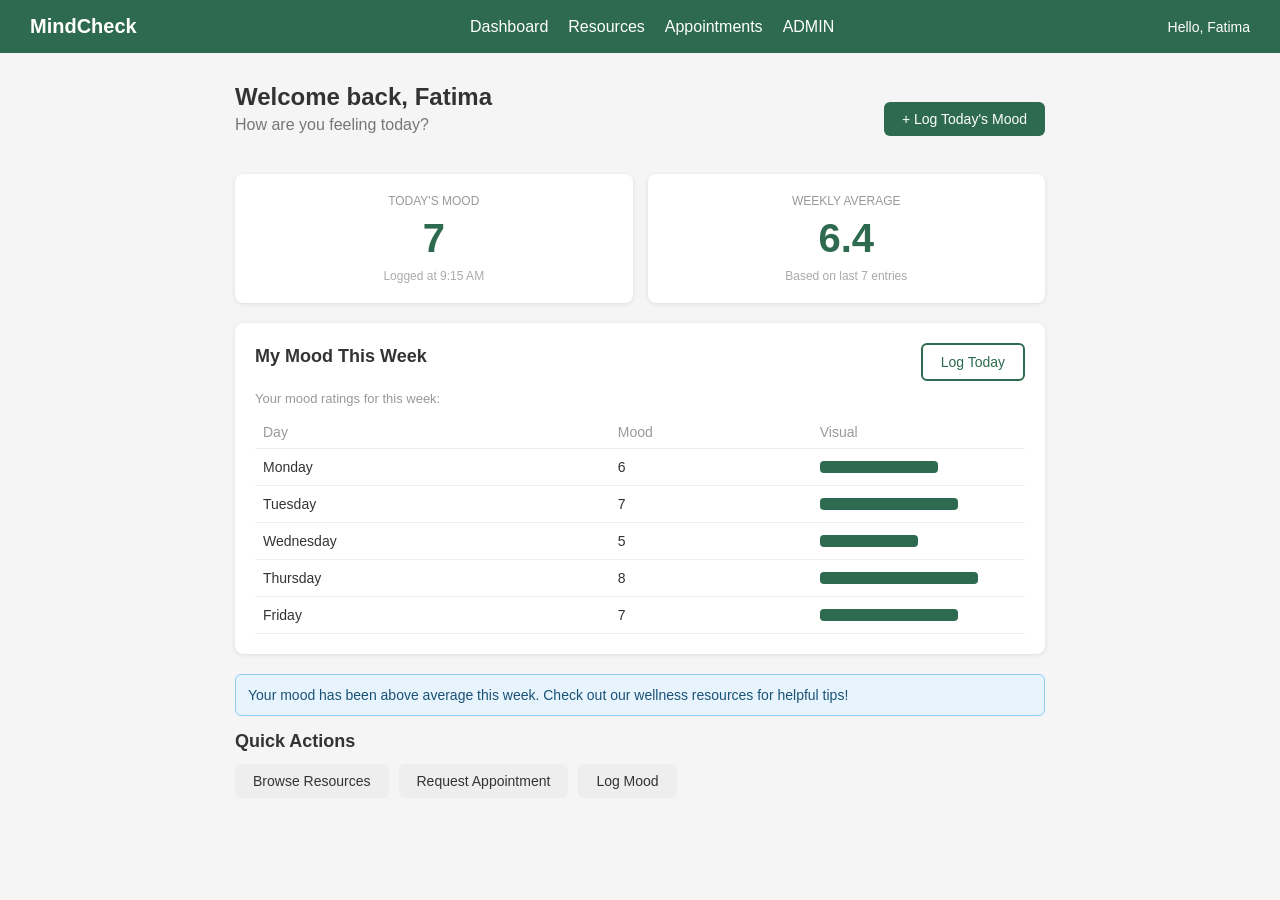
<file: templates/index.html>
<!--Student part by Fatima Nawaz-->
<!DOCTYPE html>
<html lang="en">
<head>
    <meta charset="UTF-8">
    <meta name="viewport" content="width=device-width, initial-scale=1.0">
    <title>MindCheck - Dashboard</title>
    <link rel="stylesheet" href="/static/css/styles.css">
</head>
<body>

<nav>
    <a href="/" class="logo">MindCheck</a>
    <ul>
        <li><a href="/">Dashboard</a></li>
        <li><a href="/resources">Resources</a></li>
        <li><a href="/appointments">Appointments</a></li>
        <li><a href="/admin">ADMIN</a></li> <!-- Link to the admin login page done by Nick Mesti -->
    </ul>
    <span class="user">Hello, Fatima</span>
</nav>

<div class="container">
    <div style="display: flex; justify-content: space-between; align-items: center; margin-bottom: 20px;">
        <div>
            <h1>Welcome back, Fatima</h1>
            <p class="subtitle">How are you feeling today?</p>
        </div>
        <a href="/log-mood" class="btn btn-green">+ Log Today's Mood</a>
    </div>

    <!-- Stat Cards -->
    <div class="two-col">
        <div class="stat-box">
            <div class="label">Today's Mood</div>
            <div class="number">7</div>
            <div class="note">Logged at 9:15 AM</div>
        </div>
        <div class="stat-box">
            <div class="label">Weekly Average</div>
            <div class="number">6.4</div>
            <div class="note">Based on last 7 entries</div>
        </div>
    </div>

    <!-- Mood This Week -->
    <div class="card">
        <div style="display: flex; justify-content: space-between; align-items: center;">
            <h2>My Mood This Week</h2>
            <a href="/log-mood" class="btn btn-outline">Log Today</a>
        </div>
        <p class="text-muted" style="margin-top: 10px;">Your mood ratings for this week:</p>
        <table style="margin-top: 10px;">
            <tr>
                <th>Day</th>
                <th>Mood</th>
                <th>Visual</th>
            </tr>
            <tr>
                <td>Monday</td>
                <td>6</td>
                <td><div style="width: 60%; height: 12px; background: #2d6a4f; border-radius: 4px;"></div></td>
            </tr>
            <tr>
                <td>Tuesday</td>
                <td>7</td>
                <td><div style="width: 70%; height: 12px; background: #2d6a4f; border-radius: 4px;"></div></td>
            </tr>
            <tr>
                <td>Wednesday</td>
                <td>5</td>
                <td><div style="width: 50%; height: 12px; background: #2d6a4f; border-radius: 4px;"></div></td>
            </tr>
            <tr>
                <td>Thursday</td>
                <td>8</td>
                <td><div style="width: 80%; height: 12px; background: #2d6a4f; border-radius: 4px;"></div></td>
            </tr>
            <tr>
                <td>Friday</td>
                <td>7</td>
                <td><div style="width: 70%; height: 12px; background: #2d6a4f; border-radius: 4px;"></div></td>
            </tr>
        </table>
    </div>

    <!-- Info Alert -->
    <div class="alert alert-blue">
        Your mood has been above average this week. Check out our wellness resources for helpful tips!
    </div>

    <!-- Quick Actions -->
    <h2>Quick Actions</h2>
    <div style="display: flex; gap: 10px; margin-top: 10px; flex-wrap: wrap;">
        <a href="/resources" class="btn btn-gray">Browse Resources</a>
        <a href="/appointments" class="btn btn-gray">Request Appointment</a>
        <a href="/log-mood" class="btn btn-gray">Log Mood</a>
    </div>

</div>

</body>
</html>
</file>
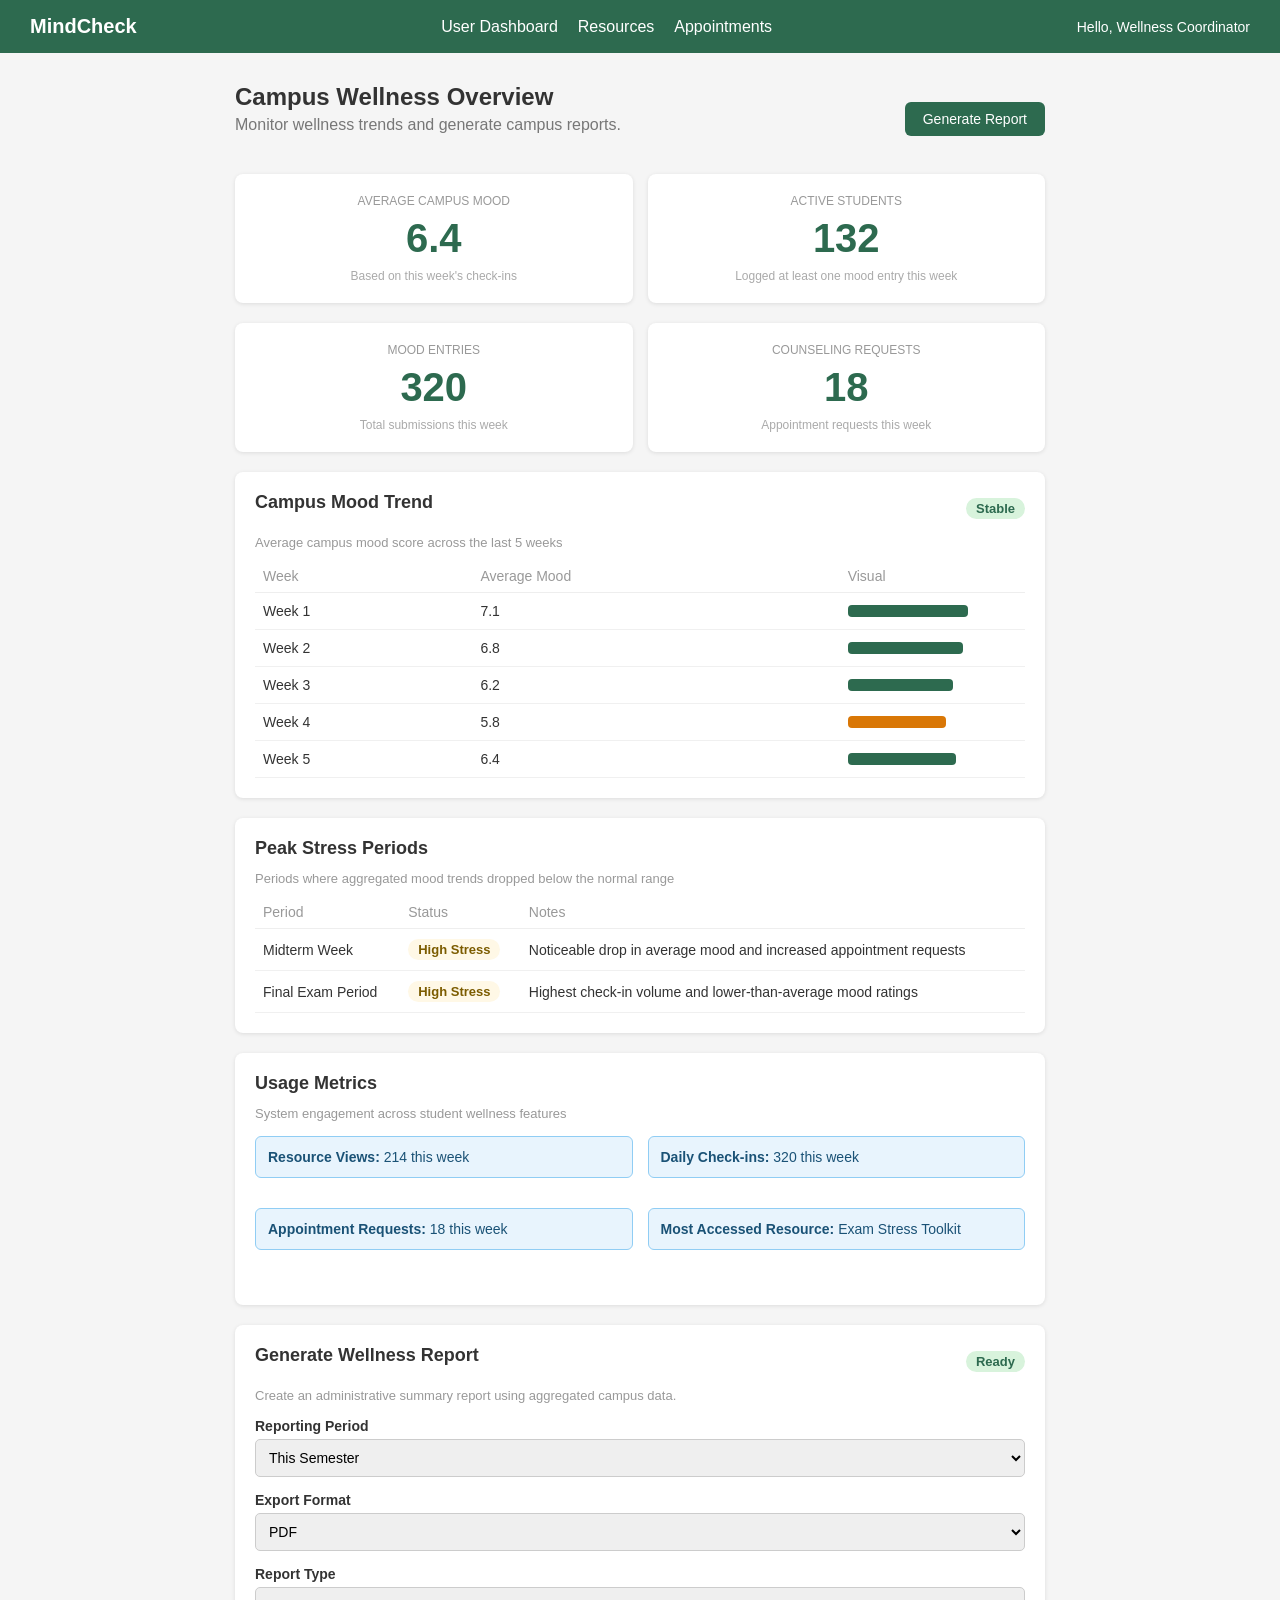
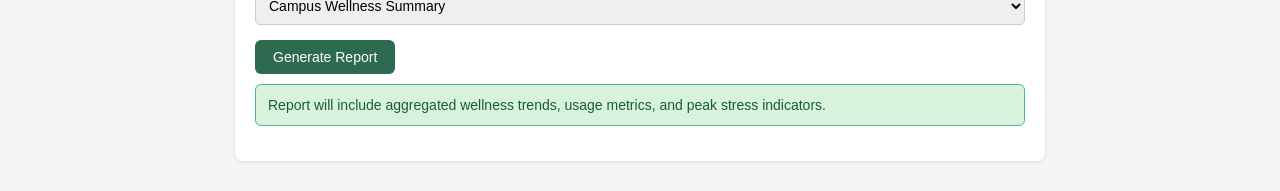
<file: templates/admin-dashboard.html>
<!--Admin part by Nick Mesti-->
<!DOCTYPE html>
<html lang="en">
<head>
    <meta charset="UTF-8">
    <!-- basic responsive setup -->
    <meta name="viewport" content="width=device-width, initial-scale=1.0">

    <!-- page title -->
    <title>MindCheck - Admin Dashboard</title>

    <link rel="stylesheet" href="/static/css/styles.css">
</head>
<body>
<!-- Top navigation bar -->
<nav>
    <a href="/" class="logo">MindCheck</a>

    <ul>
        <li><a href="/">User Dashboard</a></li>
        <li><a href="/resources">Resources</a></li>
        <li><a href="/appointments">Appointments</a></li>
    </ul>

    <!-- placeholder user for the demo -->
    <span class="user">Hello, Wellness Coordinator</span>
</nav>
<div class="container">

<!-- Page header / intro section -->
<!-- just gives context about what this dashboard is for -->
    <div style="display: flex; justify-content: space-between; align-items: center; margin-bottom: 20px;">
        <div>
            <h1>Campus Wellness Overview</h1>
            <p class="subtitle">Monitor wellness trends and generate campus reports.</p>
        </div>

        <!-- quick shortcut to report generation -->
        <a href="#report-section" class="btn btn-green">Generate Report</a>
    </div>

<!-- STAT SUMMARY SECTION -->
<!-- quick numbers the coordinator would want to see right away -->
    <div class="two-col">

        <div class="stat-box">
            <div class="label">Average Campus Mood</div>
            <div class="number">6.4</div>
            <div class="note">Based on this week's check-ins</div>
        </div>

        <div class="stat-box">
            <div class="label">Active Students</div>
            <div class="number">132</div>
            <div class="note">Logged at least one mood entry this week</div>
        </div>

    </div>

    <!-- more usage related stats -->
    <div class="two-col">

        <div class="stat-box">
            <div class="label">Mood Entries</div>
            <div class="number">320</div>
            <div class="note">Total submissions this week</div>
        </div>

        <div class="stat-box">
            <div class="label">Counseling Requests</div>
            <div class="number">18</div>
            <div class="note">Appointment requests this week</div>
        </div>

    </div>

<!-- MOOD TREND SECTION -->
<!-- simple visual trend using bars (placeholder instead of real chart library) -->
    <div class="card">

        <div style="display: flex; justify-content: space-between; align-items: center;">
            <h2>Campus Mood Trend</h2>
            <span class="badge badge-green">Stable</span>
        </div>

        <p class="text-muted mt-10">Average campus mood score across the last 5 weeks</p>

        <!-- using a table just to mock up the trend quickly -->
        <table style="margin-top: 10px;">
            <tr>
                <th>Week</th>
                <th>Average Mood</th>
                <th>Visual</th>
            </tr>

            <tr>
                <td>Week 1</td>
                <td>7.1</td>
                <td><div style="width: 71%; height: 12px; background: #2d6a4f; border-radius: 4px;"></div></td>
            </tr>

            <tr>
                <td>Week 2</td>
                <td>6.8</td>
                <td><div style="width: 68%; height: 12px; background: #2d6a4f; border-radius: 4px;"></div></td>
            </tr>

            <tr>
                <td>Week 3</td>
                <td>6.2</td>
                <td><div style="width: 62%; height: 12px; background: #2d6a4f; border-radius: 4px;"></div></td>
            </tr>

            <tr>
                <td>Week 4</td>
                <td>5.8</td>
                <td><div style="width: 58%; height: 12px; background: #d97706; border-radius: 4px;"></div></td>
            </tr>

            <tr>
                <td>Week 5</td>
                <td>6.4</td>
                <td><div style="width: 64%; height: 12px; background: #2d6a4f; border-radius: 4px;"></div></td>
            </tr>
        </table>

    </div>


<!-- PEAK STRESS PERIODS -->
<!-- this ties into the "Identify Peak Stress Periods" use case -->
    <div class="card">

        <h2>Peak Stress Periods</h2>
        <p class="text-muted mt-10">
            Periods where aggregated mood trends dropped below the normal range
        </p>

        <table style="margin-top: 10px;">
            <tr>
                <th>Period</th>
                <th>Status</th>
                <th>Notes</th>
            </tr>

            <tr>
                <td>Midterm Week</td>
                <td><span class="badge badge-yellow">High Stress</span></td>
                <td>Noticeable drop in average mood and increased appointment requests</td>
            </tr>

            <tr>
                <td>Final Exam Period</td>
                <td><span class="badge badge-yellow">High Stress</span></td>
                <td>Highest check-in volume and lower-than-average mood ratings</td>
            </tr>
        </table>

    </div>


<!-- USAGE METRICS -->
<!-- system engagement stats -->
    <div class="card">

        <h2>Usage Metrics</h2>
        <p class="text-muted mt-10">
            System engagement across student wellness features
        </p>

        <div class="two-col" style="margin-top: 15px;">

            <div class="alert alert-blue">
                <strong>Resource Views:</strong> 214 this week
            </div>

            <div class="alert alert-blue">
                <strong>Daily Check-ins:</strong> 320 this week
            </div>

            <div class="alert alert-blue">
                <strong>Appointment Requests:</strong> 18 this week
            </div>

            <div class="alert alert-blue">
                <strong>Most Accessed Resource:</strong> Exam Stress Toolkit
            </div>

        </div>

    </div>


<!-- REPORT GENERATION SECTION -->
<!-- this connects to the "Generate Wellness Report" use case -->
    <div class="card" id="report-section">

        <div style="display: flex; justify-content: space-between; align-items: center;">
            <h2>Generate Wellness Report</h2>
            <span class="badge badge-green">Ready</span>
        </div>

        <p class="text-muted mt-10">
            Create an administrative summary report using aggregated campus data.
        </p>

        <!-- simple prototype form -->
        <!-- now connected to backend using GET -->
        <form action="/admin/report-preview" method="GET" style="margin-top: 15px;">

            <label for="period">Reporting Period</label>
            <select name="period" id="period">
                <option value="7days">Last 7 Days</option>
                <option value="30days">Last 30 Days</option>
                <option value="semester" selected>This Semester</option>
                <option value="year">This Academic Year</option>
            </select>

            <label for="format">Export Format</label>
            <select name="format" id="format">
                <option value="pdf" selected>PDF</option>
                <option value="excel">Excel</option>
            </select>

            <label for="report-type">Report Type</label>
            <select name="type" id="report-type">
                <option value="summary" selected>Campus Wellness Summary</option>
                <option value="trend">Trend Analysis Report</option>
                <option value="usage">Usage Metrics Report</option>
            </select>

            <button type="submit" class="btn btn-green">Generate Report</button>

        </form>

        <!-- info message about report contents -->
        <div class="alert alert-green mt-10">
            Report will include aggregated wellness trends, usage metrics, and peak stress indicators.
        </div>

    </div>

</div>

</body>

</html>
</file>
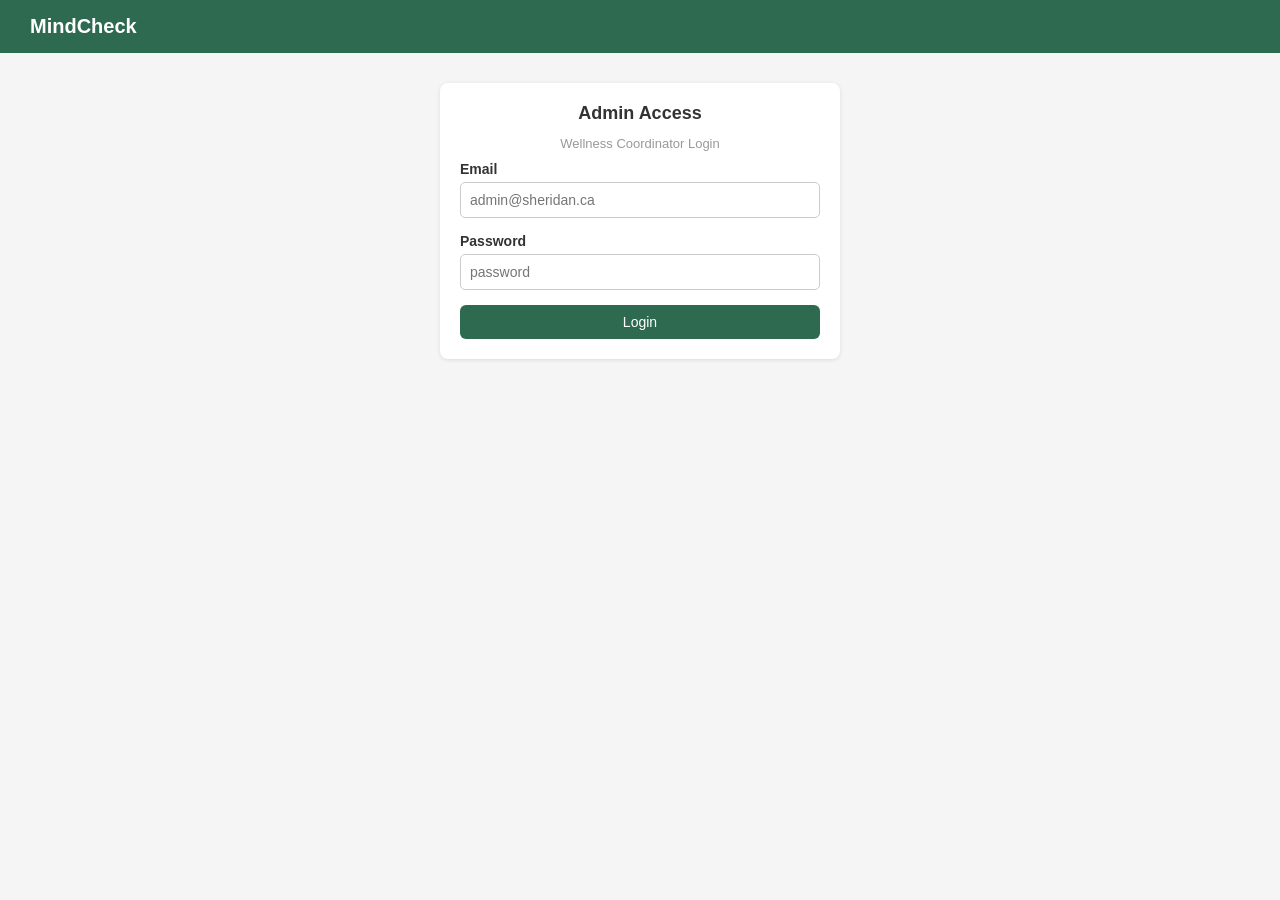
<file: templates/admin-login.html>
<!--Admin part by Nick Mesti-->
<!DOCTYPE html>
<html lang="en">
<head>
<meta charset="UTF-8">
<title>MindCheck Admin Login</title>
<link rel="stylesheet" href="/static/css/styles.css">
</head>
<body>
<nav>
<a href="/" class="logo">MindCheck</a>
</nav>

<!-- Prototype / fake admin authentication page for role-based access -->
<div class="container">

<div class="card" style="max-width:400px;margin:auto;">

<h2 class="text-center">Admin Access</h2>
<p class="text-muted text-center mb-10">
Wellness Coordinator Login
</p>

<label>Email</label>
<input type="email" placeholder="admin@sheridan.ca">

<label>Password</label>
<input type="password" placeholder="password">

<button class="btn btn-green" style="width:100%" onclick="login()">
Login
</button>

</div>

</div>

<script>

// demo login redirect
function login(){
    window.location.href = "/admin/dashboard";
}

</script>

</body>
</file>
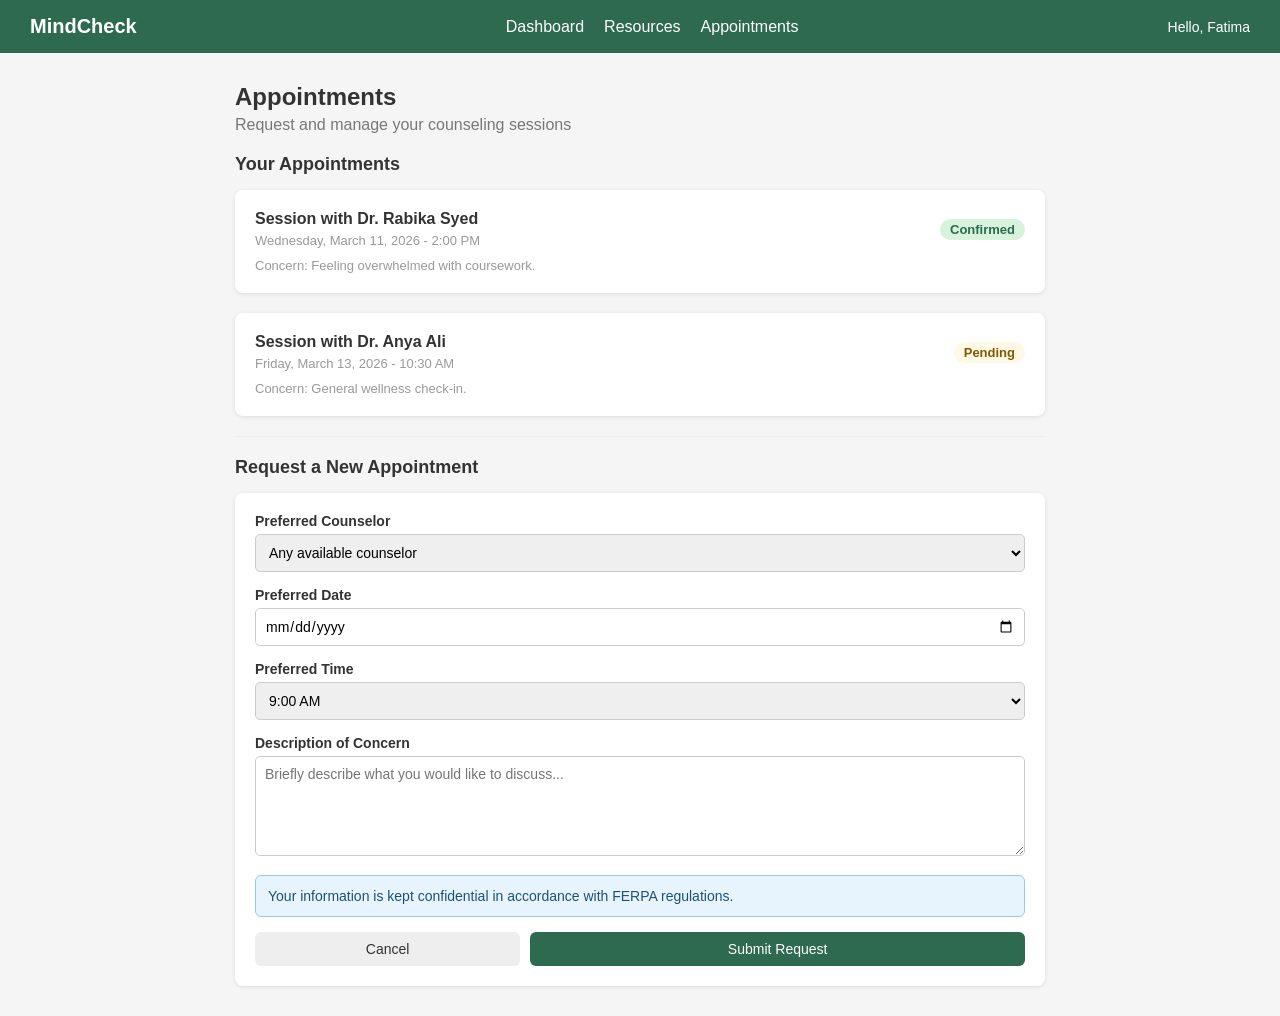
<file: templates/appointments.html>
<!--Student part by Fatima Nawaz-->
<!DOCTYPE html>
<html lang="en">
<head>
    <meta charset="UTF-8">
    <meta name="viewport" content="width=device-width, initial-scale=1.0">
    <title>MindCheck - Appointments</title>
    <link rel="stylesheet" href="/static/css/styles.css">
</head>
<body>

<nav>
    <a href="/" class="logo">MindCheck</a>
    <ul>
        <li><a href="/">Dashboard</a></li>
        <li><a href="/resources">Resources</a></li>
        <li><a href="/appointments">Appointments</a></li>
    </ul>
    <span class="user">Hello, Fatima</span>
</nav>

<div class="container">

    <h1>Appointments</h1>
    <p class="subtitle">Request and manage your counseling sessions</p>

    <h2 style="margin-bottom: 15px;">Your Appointments</h2>

    <div class="card">
        <div style="display: flex; justify-content: space-between; align-items: center;">
            <div>
                <p><strong>Session with Dr. Rabika Syed</strong></p>
                <p class="text-muted" style="margin-top: 5px;">Wednesday, March 11, 2026 - 2:00 PM</p>
            </div>
            <span class="badge badge-green">Confirmed</span>
        </div>
        <p class="text-muted" style="margin-top: 10px;">Concern: Feeling overwhelmed with coursework.</p>
    </div>

    <div class="card">
        <div style="display: flex; justify-content: space-between; align-items: center;">
            <div>
                <p><strong>Session with Dr. Anya Ali</strong></p>
                <p class="text-muted" style="margin-top: 5px;">Friday, March 13, 2026 - 10:30 AM</p>
            </div>
            <span class="badge badge-yellow">Pending</span>
        </div>
        <p class="text-muted" style="margin-top: 10px;">Concern: General wellness check-in.</p>
    </div>

    <hr class="divider">

    <h2 style="margin-bottom: 15px;">Request a New Appointment</h2>

    <div class="card">

        <label for="counselor">Preferred Counselor</label>
        <select id="counselor">
            <option>Any available counselor</option>
            <option>Dr. Rabika Syed</option>
            <option>Dr. Anya Ali Hamza</option>
            <option>Dr. Alyse Nishimura</option>
        </select>

        <label for="date">Preferred Date</label>
        <input type="date" id="date">

        <label for="time">Preferred Time</label>
        <select id="time">
            <option>9:00 AM</option>
            <option>10:00 AM</option>
            <option>11:00 AM</option>
            <option>1:00 PM</option>
            <option>2:00 PM</option>
            <option>3:00 PM</option>
        </select>

        <label for="concern">Description of Concern</label>
        <textarea id="concern" placeholder="Briefly describe what you would like to discuss..."></textarea>

        <div class="alert alert-blue">
            Your information is kept confidential in accordance with FERPA regulations.
        </div>

        <div style="display: flex; gap: 10px;">
            <a href="/" class="btn btn-gray" style="flex: 1; text-align: center;">Cancel</a>
            <button class="btn btn-green" style="flex: 2;" onclick="submitRequest()">Submit Request</button>
        </div>

    </div>

</div>

<script>
    function submitRequest() {
        alert('Your appointment request has been submitted. You will receive an email confirmation shortly.');
    }
</script>

</body>
</html>
</file>
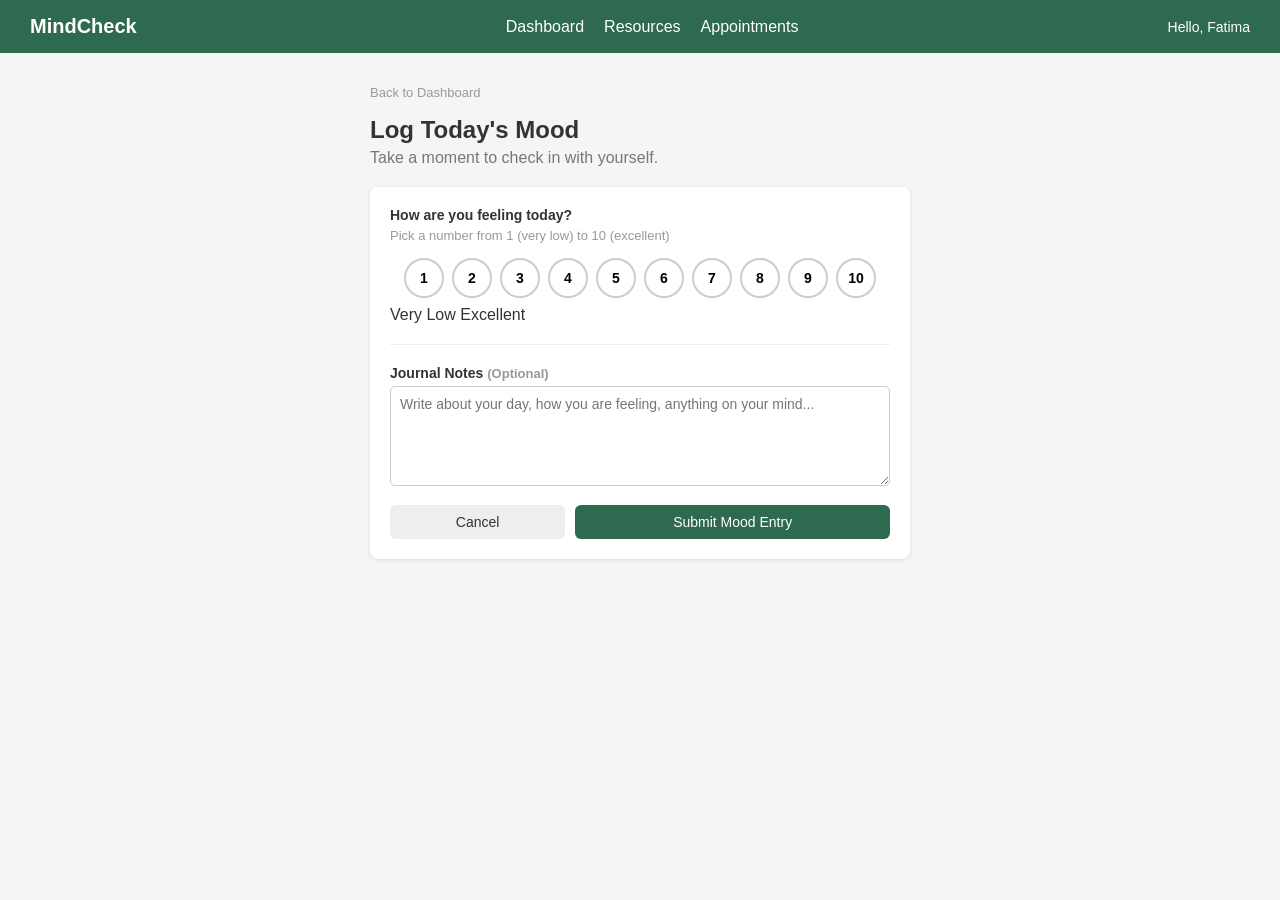
<file: templates/log-mood.html>
<!--Student part by Fatima Nawaz-->
<!DOCTYPE html>
<html lang="en">
<head>
    <meta charset="UTF-8">
    <meta name="viewport" content="width=device-width, initial-scale=1.0">
    <title>MindCheck - Log Mood</title>
    <link rel="stylesheet" href="/static/css/styles.css">
</head>
<body>

<nav>
    <a href="/" class="logo">MindCheck</a>
    <ul>
        <li><a href="/">Dashboard</a></li>
        <li><a href="/resources">Resources</a></li>
        <li><a href="/appointments">Appointments</a></li>
    </ul>
    <span class="user">Hello, Fatima</span>
</nav>

<div class="container" style="max-width: 580px;">

    <a href="/" class="text-muted" style="text-decoration: none;">Back to Dashboard</a>

    <h1 style="margin-top: 15px;">Log Today's Mood</h1>
    <p class="subtitle">Take a moment to check in with yourself.</p>

    <div class="card">

        <label>How are you feeling today?</label>
        <p class="text-muted mb-10">Pick a number from 1 (very low) to 10 (excellent)</p>

        <div class="mood-row">
            <button class="mood-btn" onclick="pickMood(1)">1</button>
            <button class="mood-btn" onclick="pickMood(2)">2</button>
            <button class="mood-btn" onclick="pickMood(3)">3</button>
            <button class="mood-btn" onclick="pickMood(4)">4</button>
            <button class="mood-btn" onclick="pickMood(5)">5</button>
            <button class="mood-btn" onclick="pickMood(6)">6</button>
            <button class="mood-btn" onclick="pickMood(7)">7</button>
            <button class="mood-btn" onclick="pickMood(8)">8</button>
            <button class="mood-btn" onclick="pickMood(9)">9</button>
            <button class="mood-btn" onclick="pickMood(10)">10</button>
        </div>
        <div class="mood-labels">
            <span>Very Low</span>
            <span>Excellent</span>
        </div>

        <hr class="divider">

        <label for="notes">Journal Notes <span class="text-muted">(Optional)</span></label>
        <textarea id="notes" placeholder="Write about your day, how you are feeling, anything on your mind..."></textarea>

        <div class="alert alert-yellow" id="errorMsg" style="display: none;">
            Please select a mood rating before submitting.
        </div>

        <div style="display: flex; gap: 10px;">
            <a href="/" class="btn btn-gray" style="flex: 1; text-align: center;">Cancel</a>
            <button class="btn btn-green" style="flex: 2;" onclick="submitMood()">Submit Mood Entry</button>
        </div>

    </div>

</div>

<script>
    var selectedMood = null;

    function pickMood(val) {
        selectedMood = val;
        var buttons = document.querySelectorAll('.mood-btn');
        for (var i = 0; i < buttons.length; i++) {
            if (i + 1 === val) {
                buttons[i].classList.add('selected');
            } else {
                buttons[i].classList.remove('selected');
            }
        }
        document.getElementById('errorMsg').style.display = 'none';
    }

    function submitMood() {
        // check if mood is selected
        if (selectedMood === null) {
            document.getElementById('errorMsg').style.display = 'block';
            return;
        }
        // get notes
        var notes = document.getElementById('notes').value;
        // send to backend API
        fetch('http://localhost:5000/api/mood-entries', {
            method: 'POST',
            headers: {
                'Content-Type': 'application/json'
            },
            body: JSON.stringify({
                student_id: 1,
                rating: selectedMood,
                notes: notes
            })
        })
        .then(function(response) {
            return response.json();
        })
        .then(function(data) {
            if (data.success) {
                // redirect to confirmation
                var url = '/mood-confirmation?mood=' + selectedMood;
                if (data.counseling_alert) {
                    url = url + '&alert=true';
                }
                if (notes.trim() !== '') {
                    url = url + '&notes=' + encodeURIComponent(notes);
                }
                window.location.href = url;
            } else {
                alert('Error: ' + data.message);
            }
        })
        .catch(function(error) {
            alert('Error submitting mood. Make sure the backend server is running.');
            console.log(error);
        });
    }
</script>

</body>
</html>
</file>
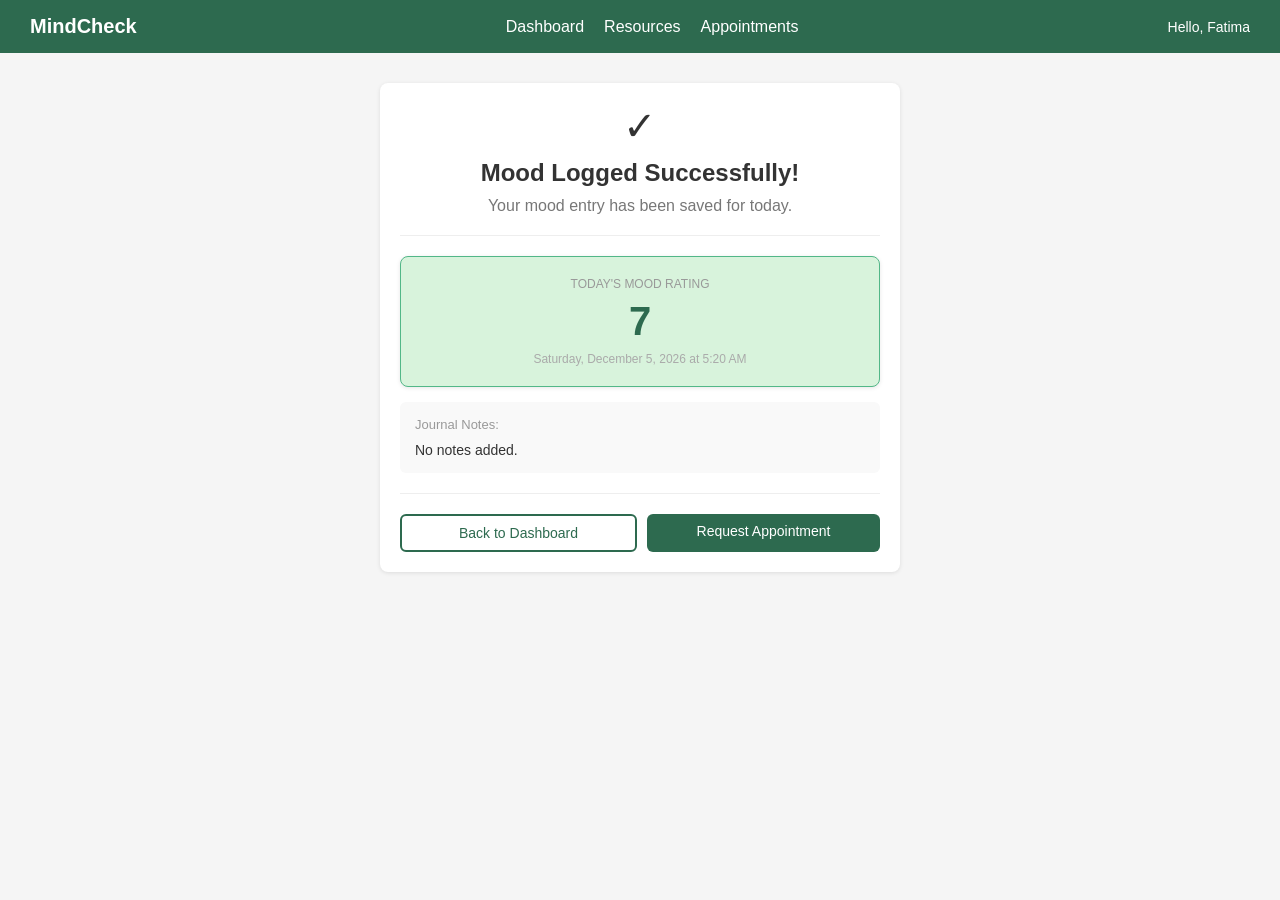
<file: templates/mood-confirmation.html>
<!--Student part by Fatima Nawaz-->
<!DOCTYPE html>
<html lang="en">
<head>
    <meta charset="UTF-8">
    <meta name="viewport" content="width=device-width, initial-scale=1.0">
    <title>MindCheck - Mood Logged</title>
    <link rel="stylesheet" href="/static/css/styles.css">
</head>
<body>

<nav>
    <a href="/" class="logo">MindCheck</a>
    <ul>
        <li><a href="/">Dashboard</a></li>
        <li><a href="/resources">Resources</a></li>
        <li><a href="/appointments">Appointments</a></li>
    </ul>
    <span class="user">Hello, Fatima</span>
</nav>

<div class="container" style="max-width: 560px;">

    <div class="card text-center">

        <p style="font-size: 40px;">✓</p>
        <h1 style="margin-top: 10px;">Mood Logged Successfully!</h1>
        <p class="subtitle mt-10">Your mood entry has been saved for today.</p>

        <hr class="divider">

        <div class="stat-box" style="background: #d8f3dc; border: 1px solid #52b788;">
            <div class="label">Today's Mood Rating</div>
            <div class="number" id="moodNum">7</div>
            <div class="note" id="moodDate">Monday, March 9, 2026 - 10:30 AM</div>
        </div>

        <div style="background: #f9f9f9; border-radius: 6px; padding: 15px; margin-top: 15px; text-align: left;" id="notesSection">
            <p class="text-muted mb-10">Journal Notes:</p>
            <p style="font-size: 14px;" id="notesText">No notes added.</p>
        </div>

        <div class="alert alert-yellow mt-10" id="lowMoodMsg" style="display: none; text-align: left;">
            Your mood has been low recently. Consider speaking with a counselor for support.
            <br><br>
            <a href="/appointments" class="btn btn-green" style="font-size: 13px; padding: 8px 16px;">Request Appointment</a>
        </div>

        <hr class="divider">

        <div style="display: flex; gap: 10px;">
            <a href="/" class="btn btn-outline" style="flex: 1; text-align: center;">Back to Dashboard</a>
            <a href="/appointments" class="btn btn-green" style="flex: 1; text-align: center;">Request Appointment</a>
        </div>

    </div>

</div>

<script>
    // get URL parameters
    var params = new URLSearchParams(window.location.search);
    var mood = params.get('mood') || '7';
    var alert = params.get('alert');

    // display mood rating
    document.getElementById('moodNum').textContent = mood;
    // show counseling alert if backend detected pattern
    if (alert === 'true') {
        document.getElementById('lowMoodMsg').style.display = 'block';
    }
    // update date to current date
    var now = new Date();
    var options = { weekday: 'long', year: 'numeric', month: 'long', day: 'numeric', hour: 'numeric', minute: '2-digit' };
    document.getElementById('moodDate').textContent = now.toLocaleDateString('en-US', options);
    // display notes if provided
    var notes = params.get('notes');
    if (notes && notes.trim() !== '') {
        document.getElementById('notesText').textContent = notes;
    }
</script>

</body>
</html>
</file>
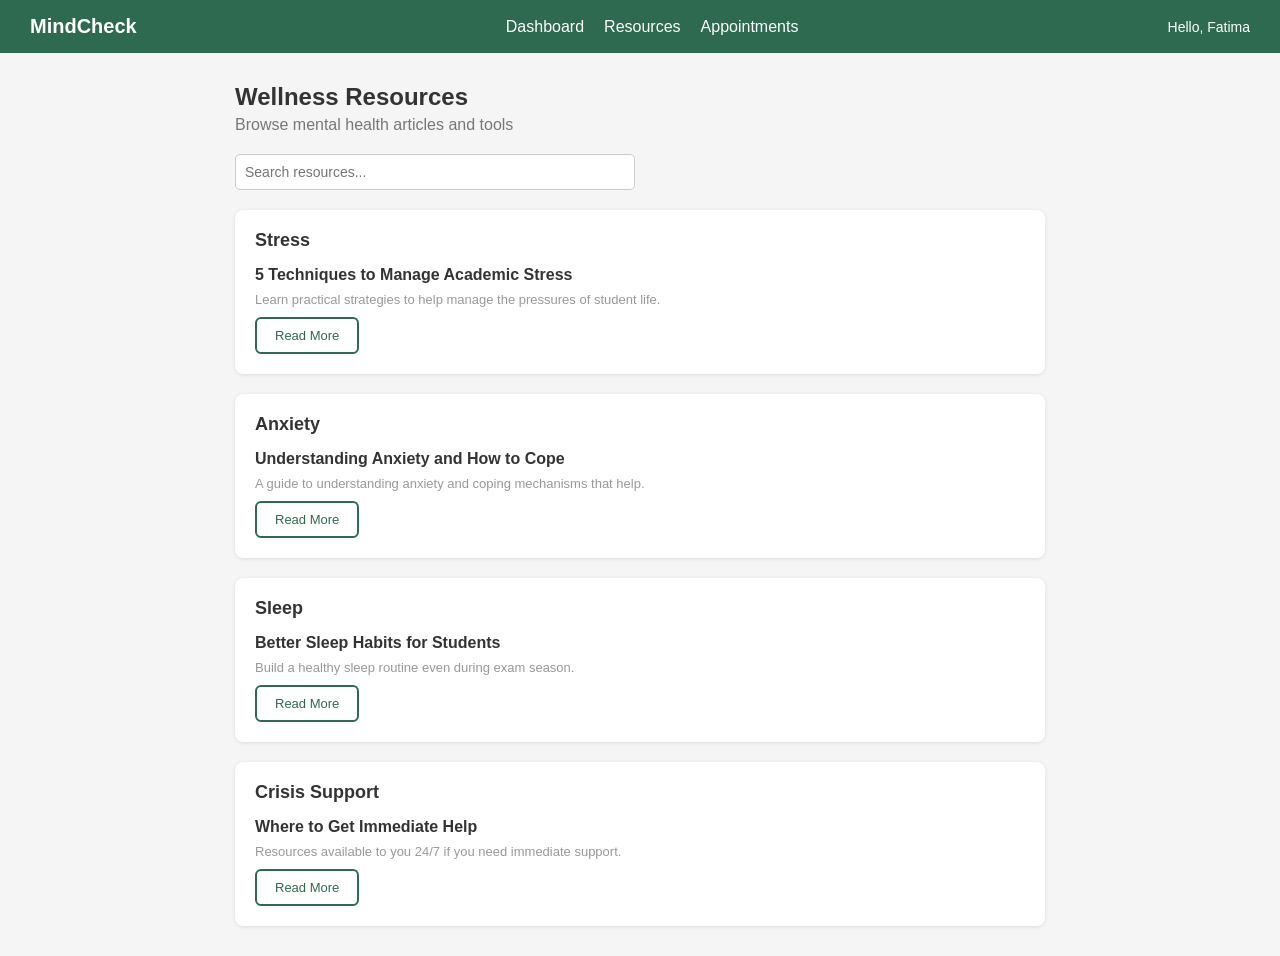
<file: templates/resources.html>
<!--Student part by Fatima Nawaz-->
<!DOCTYPE html>
<html lang="en">
<head>
    <meta charset="UTF-8">
    <meta name="viewport" content="width=device-width, initial-scale=1.0">
    <title>MindCheck - Wellness Resources</title>
    <link rel="stylesheet" href="/static/css/styles.css">
</head>
<body>

<nav>
    <a href="/" class="logo">MindCheck</a>
    <ul>
        <li><a href="/">Dashboard</a></li>
        <li><a href="/resources">Resources</a></li>
        <li><a href="/appointments">Appointments</a></li>
    </ul>
    <span class="user">Hello, Fatima</span>
</nav>

<div class="container">
    <h1>Wellness Resources</h1>
    <p class="subtitle">Browse mental health articles and tools</p>

    <input type="text" placeholder="Search resources..." style="max-width: 400px; margin-bottom: 20px;">

    <div class="card">
        <h2 style="margin-bottom: 15px;">Stress</h2>
        <p style="margin-bottom: 8px;"><strong>5 Techniques to Manage Academic Stress</strong></p>
        <p class="text-muted">Learn practical strategies to help manage the pressures of student life.</p>
        <a href="#" class="btn btn-outline" style="margin-top: 10px; font-size: 13px;">Read More</a>
    </div>

    <div class="card">
        <h2 style="margin-bottom: 15px;">Anxiety</h2>
        <p style="margin-bottom: 8px;"><strong>Understanding Anxiety and How to Cope</strong></p>
        <p class="text-muted">A guide to understanding anxiety and coping mechanisms that help.</p>
        <a href="#" class="btn btn-outline" style="margin-top: 10px; font-size: 13px;">Read More</a>
    </div>

    <div class="card">
        <h2 style="margin-bottom: 15px;">Sleep</h2>
        <p style="margin-bottom: 8px;"><strong>Better Sleep Habits for Students</strong></p>
        <p class="text-muted">Build a healthy sleep routine even during exam season.</p>
        <a href="#" class="btn btn-outline" style="margin-top: 10px; font-size: 13px;">Read More</a>
    </div>

    <div class="card">
        <h2 style="margin-bottom: 15px;">Crisis Support</h2>
        <p style="margin-bottom: 8px;"><strong>Where to Get Immediate Help</strong></p>
        <p class="text-muted">Resources available to you 24/7 if you need immediate support.</p>
        <a href="#" class="btn btn-outline" style="margin-top: 10px; font-size: 13px;">Read More</a>
    </div>
</div>

</body>
</html>
</file>
<file: static/css/styles.css>
* {
    margin: 0;
    padding: 0;
    box-sizing: border-box;
}

body {
    font-family: Arial, sans-serif;
    background-color: #f5f5f5;
    color: #333;
}

/* Navigation */
nav {
    background-color: #2d6a4f;
    padding: 15px 30px;
    display: flex;
    justify-content: space-between;
    align-items: center;
}

nav a.logo {
    color: white;
    font-size: 20px;
    font-weight: bold;
    text-decoration: none;
}

nav ul {
    list-style: none;
    display: flex;
    gap: 20px;
}

nav ul a {
    color: white;
    text-decoration: none;
}

nav ul a:hover {
    text-decoration: underline;
}

nav .user {
    color: white;
    font-size: 14px;
}

/* Layout */
.container {
    max-width: 850px;
    margin: 30px auto;
    padding: 0 20px;
}

h1 { font-size: 24px; margin-bottom: 5px; }
h2 { font-size: 18px; margin-bottom: 12px; }

.subtitle { color: #777; margin-bottom: 20px; }

/* White box */
.card {
    background: white;
    border-radius: 8px;
    padding: 20px;
    margin-bottom: 20px;
    box-shadow: 0 1px 4px rgba(0,0,0,0.1);
}

/* Two column grid */
.two-col {
    display: grid;
    grid-template-columns: 1fr 1fr;
    gap: 15px;
    margin-bottom: 20px;
}

/* Stat box */
.stat-box {
    background: white;
    border-radius: 8px;
    padding: 20px;
    text-align: center;
    box-shadow: 0 1px 4px rgba(0,0,0,0.1);
}

.stat-box .label { font-size: 12px; color: #999; text-transform: uppercase; }
.stat-box .number { font-size: 40px; font-weight: bold; color: #2d6a4f; margin: 8px 0; }
.stat-box .note { font-size: 12px; color: #aaa; }

/* Buttons */
.btn {
    display: inline-block;
    padding: 9px 18px;
    border-radius: 6px;
    font-size: 14px;
    cursor: pointer;
    border: none;
    text-decoration: none;
    font-family: Arial, sans-serif;
}

.btn-green { background-color: #2d6a4f; color: white; }
.btn-green:hover { background-color: #245a42; }
.btn-outline { background: white; color: #2d6a4f; border: 2px solid #2d6a4f; }
.btn-gray { background-color: #eee; color: #333; }

/* Forms */
label { display: block; font-size: 14px; font-weight: bold; margin-bottom: 5px; }

input, textarea, select {
    width: 100%;
    padding: 9px;
    border: 1px solid #ccc;
    border-radius: 5px;
    font-size: 14px;
    font-family: Arial, sans-serif;
    margin-bottom: 15px;
}

textarea { height: 100px; resize: vertical; }

/* Alerts */
.alert { padding: 12px; border-radius: 6px; font-size: 14px; margin-bottom: 15px; }
.alert-green { background: #d8f3dc; border: 1px solid #52b788; color: #1a5c38; }
.alert-yellow { background: #fff8e6; border: 1px solid #f4c542; color: #7c5c00; }
.alert-blue { background: #e8f4fd; border: 1px solid #90cdf4; color: #1a5276; }

/* Mood picker */
.mood-row { display: flex; gap: 8px; justify-content: center; margin: 15px 0 8px; }

.mood-btn {
    width: 40px;
    height: 40px;
    border-radius: 50%;
    border: 2px solid #ccc;
    background: white;
    font-size: 14px;
    font-weight: bold;
    cursor: pointer;
}

.mood-btn:hover { border-color: #2d6a4f; background: #d8f3dc; }
.mood-btn.selected { background: #2d6a4f; border-color: #2d6a4f; color: white; }

/* Table */
table { width: 100%; border-collapse: collapse; font-size: 14px; }
th { text-align: left; padding: 8px; color: #999; border-bottom: 1px solid #eee; font-weight: normal; }
td { padding: 10px 8px; border-bottom: 1px solid #f0f0f0; }

/* Badges */
.badge { display: inline-block; padding: 3px 10px; border-radius: 20px; font-size: 13px; font-weight: bold; }
.badge-green { background: #d8f3dc; color: #2d6a4f; }
.badge-yellow { background: #fff8e6; color: #7c5c00; }

/* Utility */
.text-center { text-align: center; }
.text-muted { color: #999; font-size: 13px; }
.divider { border: none; border-top: 1px solid #eee; margin: 20px 0; }
.mt-10 { margin-top: 10px; }
.mb-10 { margin-bottom: 10px; }
</file>
